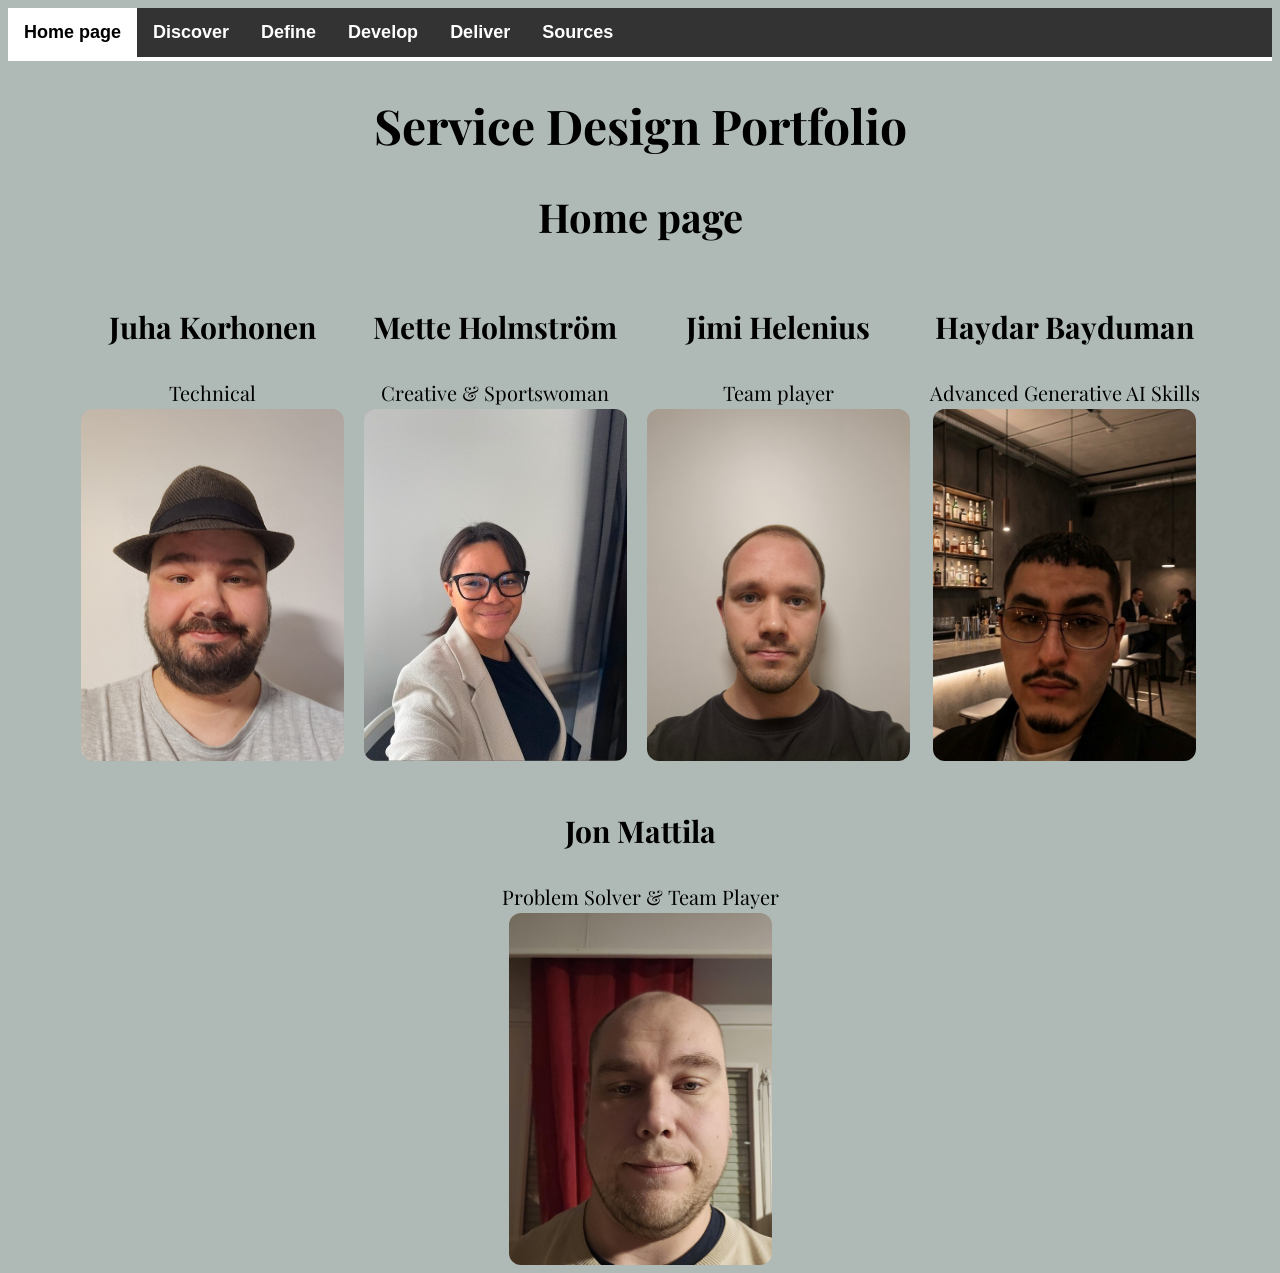
<file: index.html>
<!DOCTYPE html>
<html lang="en">
<head>
    <meta charset="UTF-8">
    <meta name="viewport" content="width=device-width, initial-scale=1.0">
    <title>Document</title>
    <link rel="stylesheet" href="styles.css">
    <link rel="preconnect" href="https://fonts.googleapis.com">
<link rel="preconnect" href="https://fonts.gstatic.com" crossorigin>
<link href="https://fonts.googleapis.com/css2?family=Playfair+Display:ital,wght@0,400..900;1,400..900&display=swap" rel="stylesheet">
</head>
<body>

<div class="header">
      <ul>
        <li><a class="active" href="index.html">Home page</a></li>
        <li><a href="discover.html">Discover</a></li>
        <li><a href="define.html">Define</a></li>
        <li><a href="develop.html">Develop</a></li>
        <li><a href="deliver.html">Deliver</a></li>
        <li><a href="sources.html">Sources</a></li>
        </ul>
    </div>

<h1>Service Design Portfolio</h1>

<h2>Home page</h2>

<div class="tiimi">
    <div class="henkilo">
        <h3>Juha Korhonen</h3>
        <p>Technical</p>
        <img class="face" src="img/juha.jpg" alt="Juha Korhonen">
    </div>

    <div class="henkilo">
        <h3>Mette Holmström</h3>
        <p>Creative & Sportswoman</p>
        <img class="face" src="img/mette.jpg" alt="Mette Holmström">
    </div>
        
    <div class="henkilo">
        <h3>Jimi Helenius</h3>
        <p>Team player</p>
        <img class="face" src="img/jimi.jpg" alt="Jimi Helenius">
    </div>

    <div class="henkilo">
        <h3>Haydar Bayduman</h3>
        <p>Advanced Generative AI Skills</p>
        <img class="face" src="img/Haydar.jpg" alt="Haydar Bayduman">
    </div>

    <div class="henkilo">
        <h3>Jon Mattila</h3>
        <p>Problem Solver & Team Player</p>
        <img class="face" src="img/kuva jon.jpg" alt="Jon Mattila">
    </div>
</div>
</body>
</html>
</file>
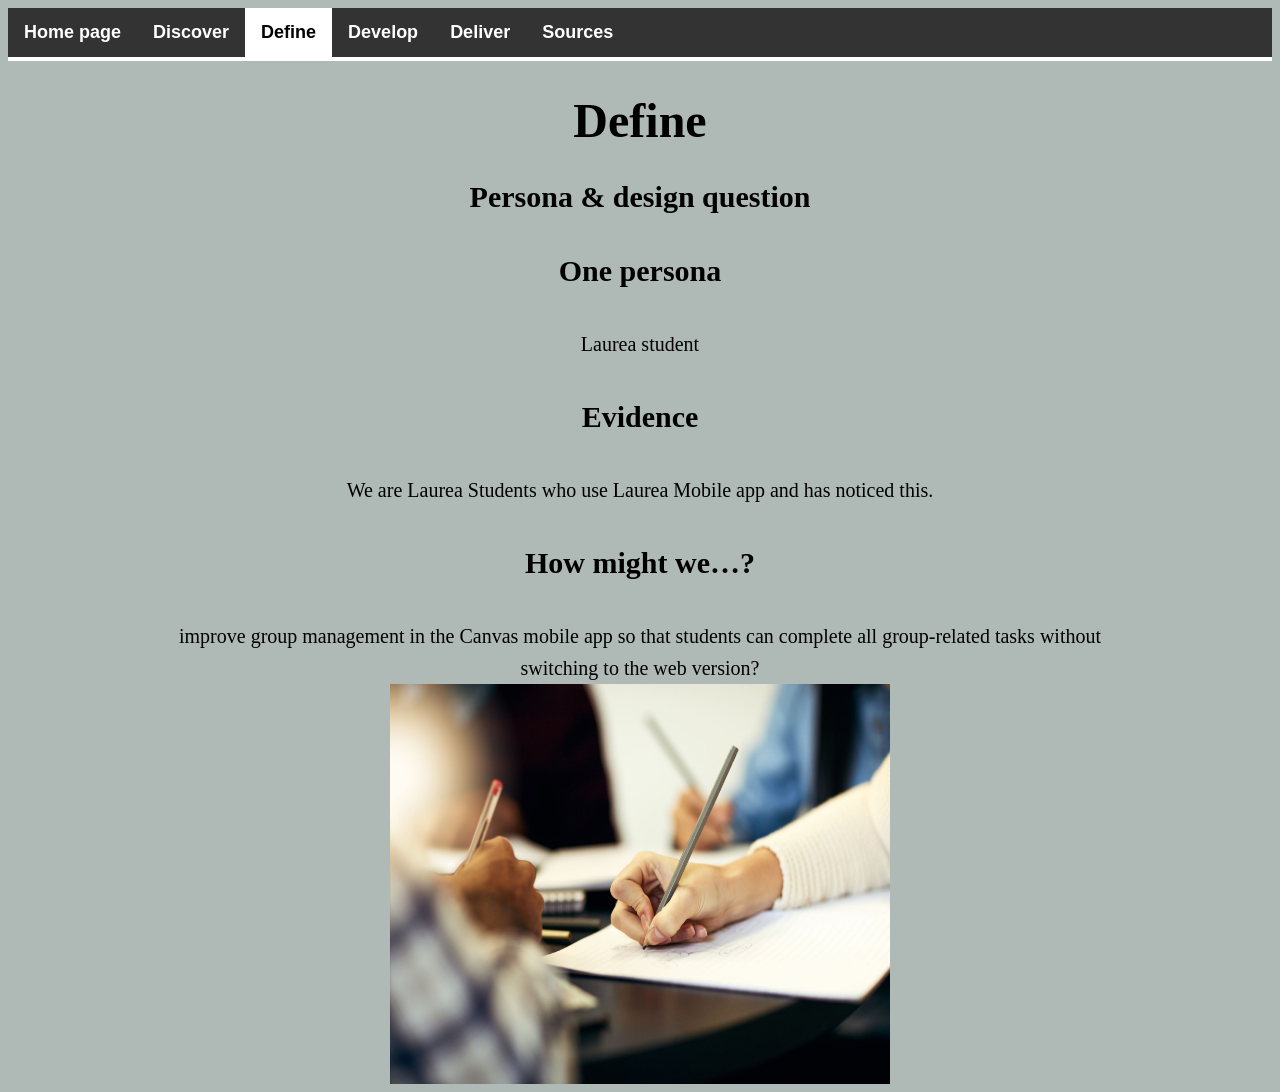
<file: define.html>
<!DOCTYPE html>
<html lang="en">
<head>
    <meta charset="UTF-8">
    <meta name="viewport" content="width=device-width, initial-scale=1.0">
    <title>Document</title>
    <link rel="stylesheet" href="styles.css">
</head>
<body>

<div class="header">
      <ul>
        <li><a href="index.html">Home page</a></li>
        <li><a href="discover.html">Discover</a></li>
        <li><a class="active" href="define.html">Define</a></li>
        <li><a href="develop.html">Develop</a></li>
        <li><a href="deliver.html">Deliver</a></li>
        <li><a href="sources.html">Sources</a></li>
        </ul>
    </div>

<h1>Define</h1>

<h3>Persona & design question</h3>

<h4>One persona</h4>
<p>Laurea student</p>

<h4>Evidence</h4>
<p>We are Laurea Students who use Laurea Mobile app and has noticed this.</p>

<h4>How might we…?</h4>
<p>improve group management in the Canvas mobile app so that students can complete all group-related tasks without switching to the web version?    
</p>

<div class="persona">

    <img src="img/persoonakuva.png" alt="Persona">

</div>

    
</body>
</html>
</file>
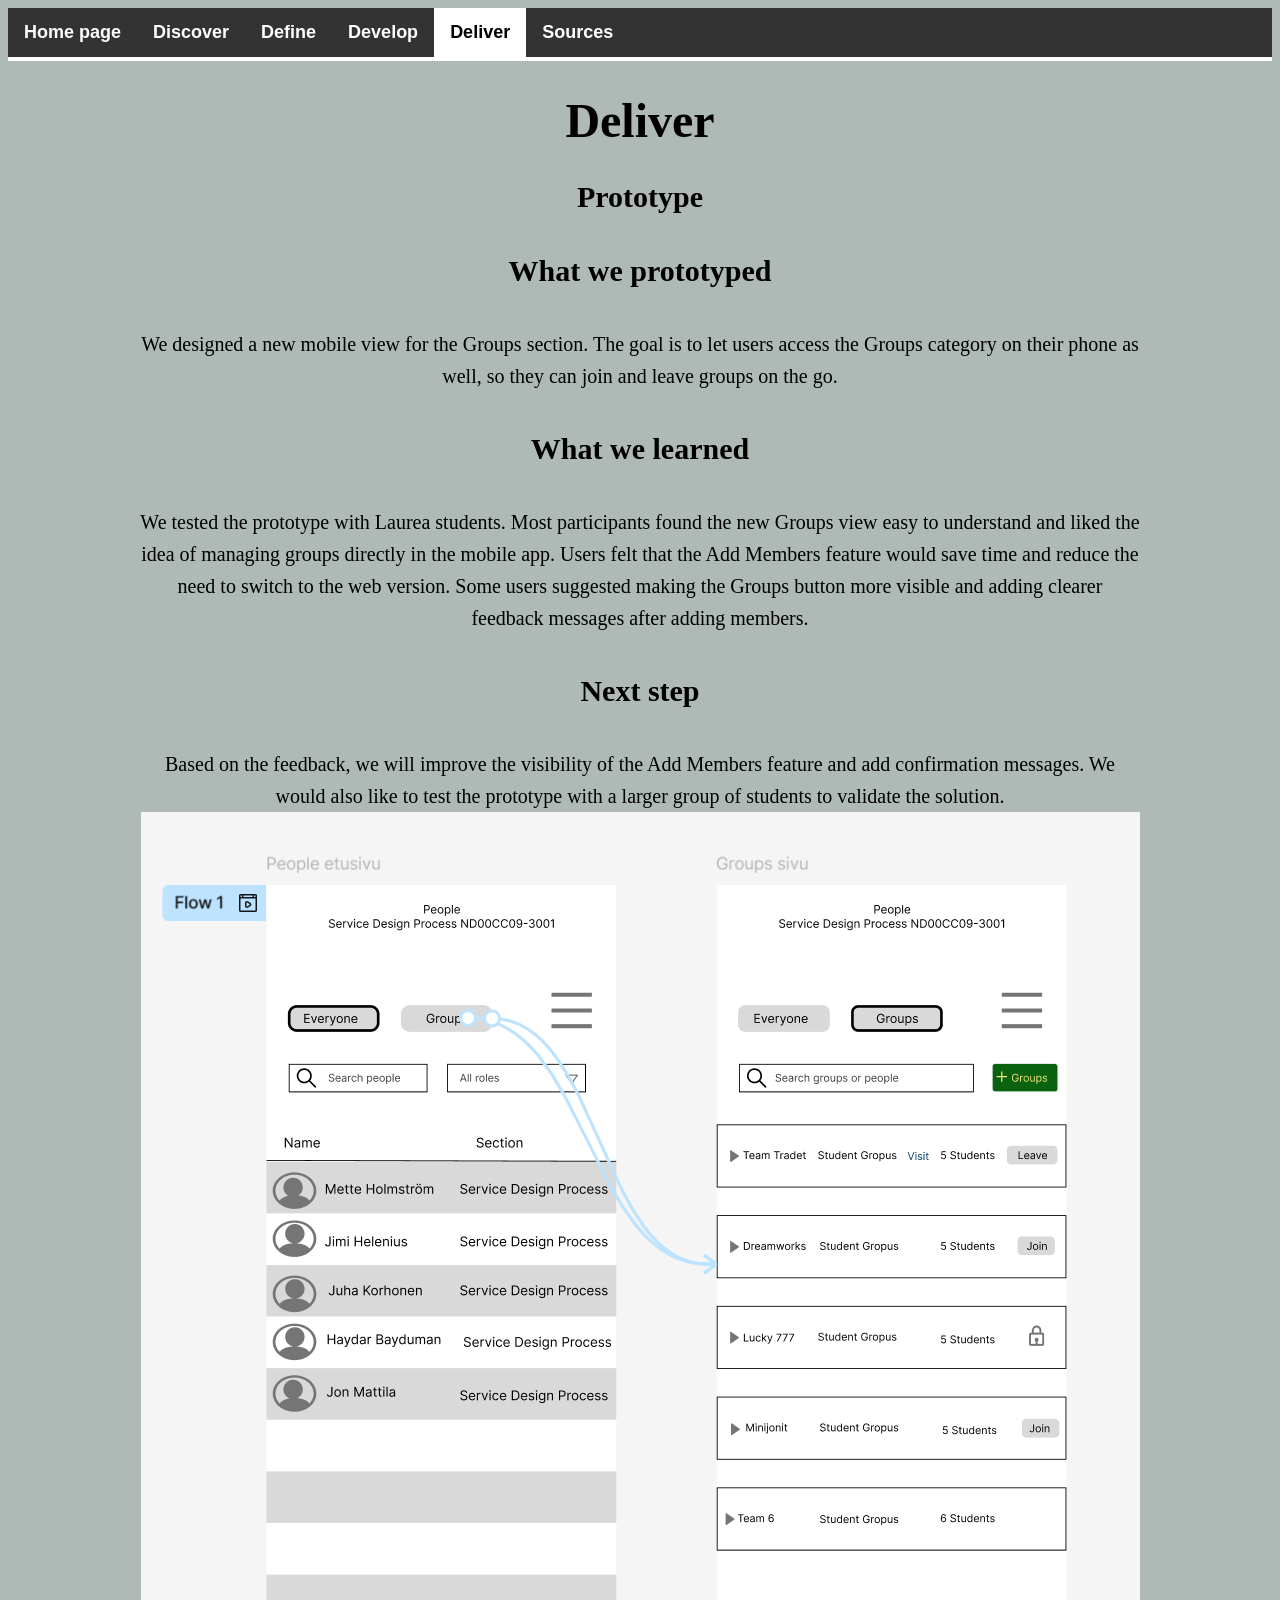
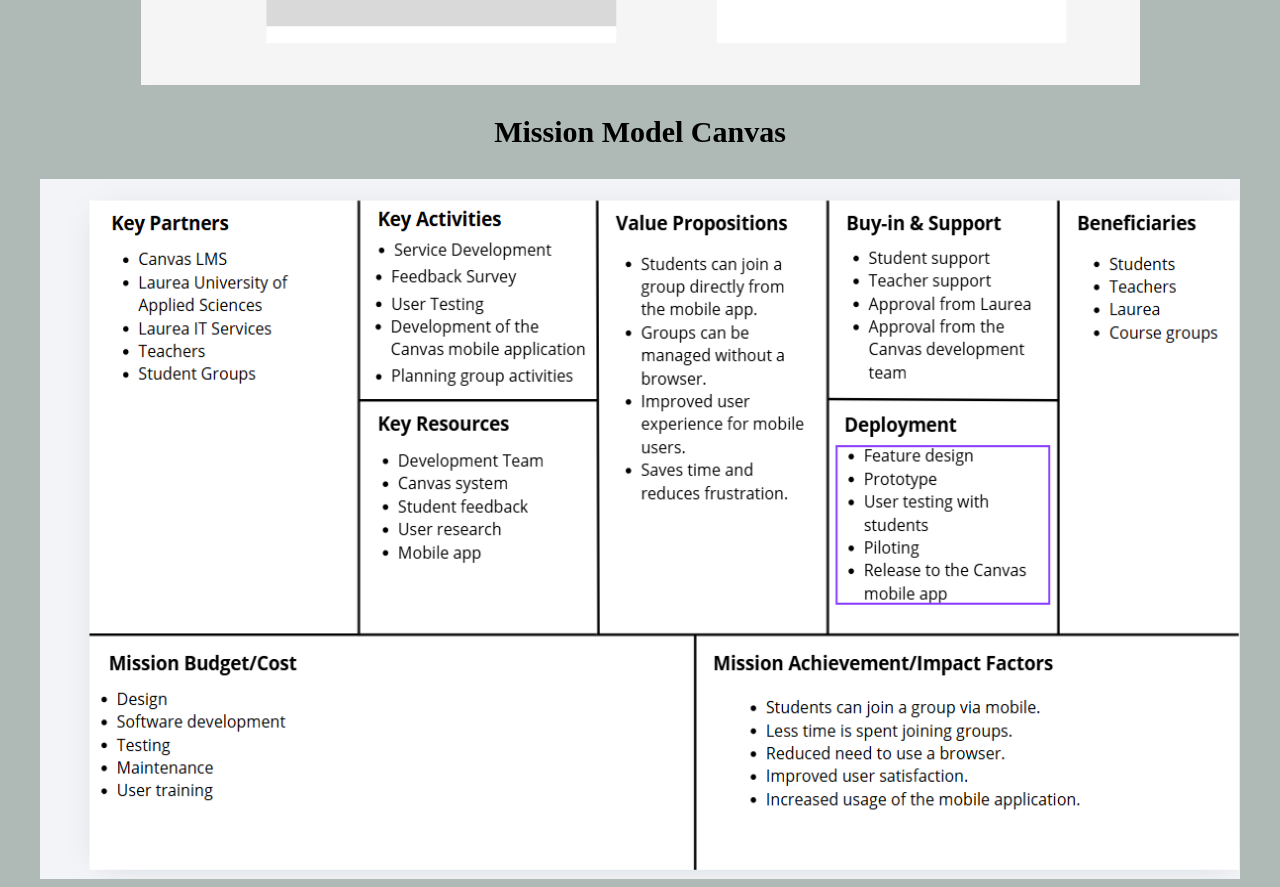
<file: deliver.html>
<!DOCTYPE html>
<html lang="en">
<head>
    <meta charset="UTF-8">
    <meta name="viewport" content="width=device-width, initial-scale=1.0">
    <title>Document</title>
    <link rel="stylesheet" href="styles.css">
</head>
<body>

<div class="header">
      <ul>
        <li><a href="index.html">Home page</a></li>
        <li><a href="discover.html">Discover</a></li>
        <li><a href="define.html">Define</a></li>
        <li><a href="develop.html">Develop</a></li>
        <li><a class="active" href="deliver.html">Deliver</a></li>
        <li><a href="sources.html">Sources</a></li>
        </ul>
    </div>

<h1>Deliver</h1>

<h3>Prototype</h3>

<h4>What we prototyped</h4>
<p>We designed a new mobile view for the Groups section. The goal is to let users access the Groups category on their phone as well, 
so they can join and leave groups on the go.
</p>

<h4>What we learned</h4>
<p>We tested the prototype with Laurea students. Most participants found the new Groups view easy to understand and liked the idea of managing groups directly in the mobile app. Users felt that the Add Members feature would save time and reduce the need to switch to the web version. Some users suggested making the Groups button more visible and adding clearer feedback messages after adding members.
</p>

<h4>Next step</h4>
<p>Based on the feedback, we will improve the visibility of the Add Members feature and add confirmation messages. We would also like to test the prototype with a larger group of students to validate the solution.</p>

<img src="img/prototype.png" alt="Prototype">

<h3>Mission Model Canvas</h3>

<div class="mission">

    <img src="img/mission_template.png" alt="Mission">

</div>


    
</body>
</html>
</file>
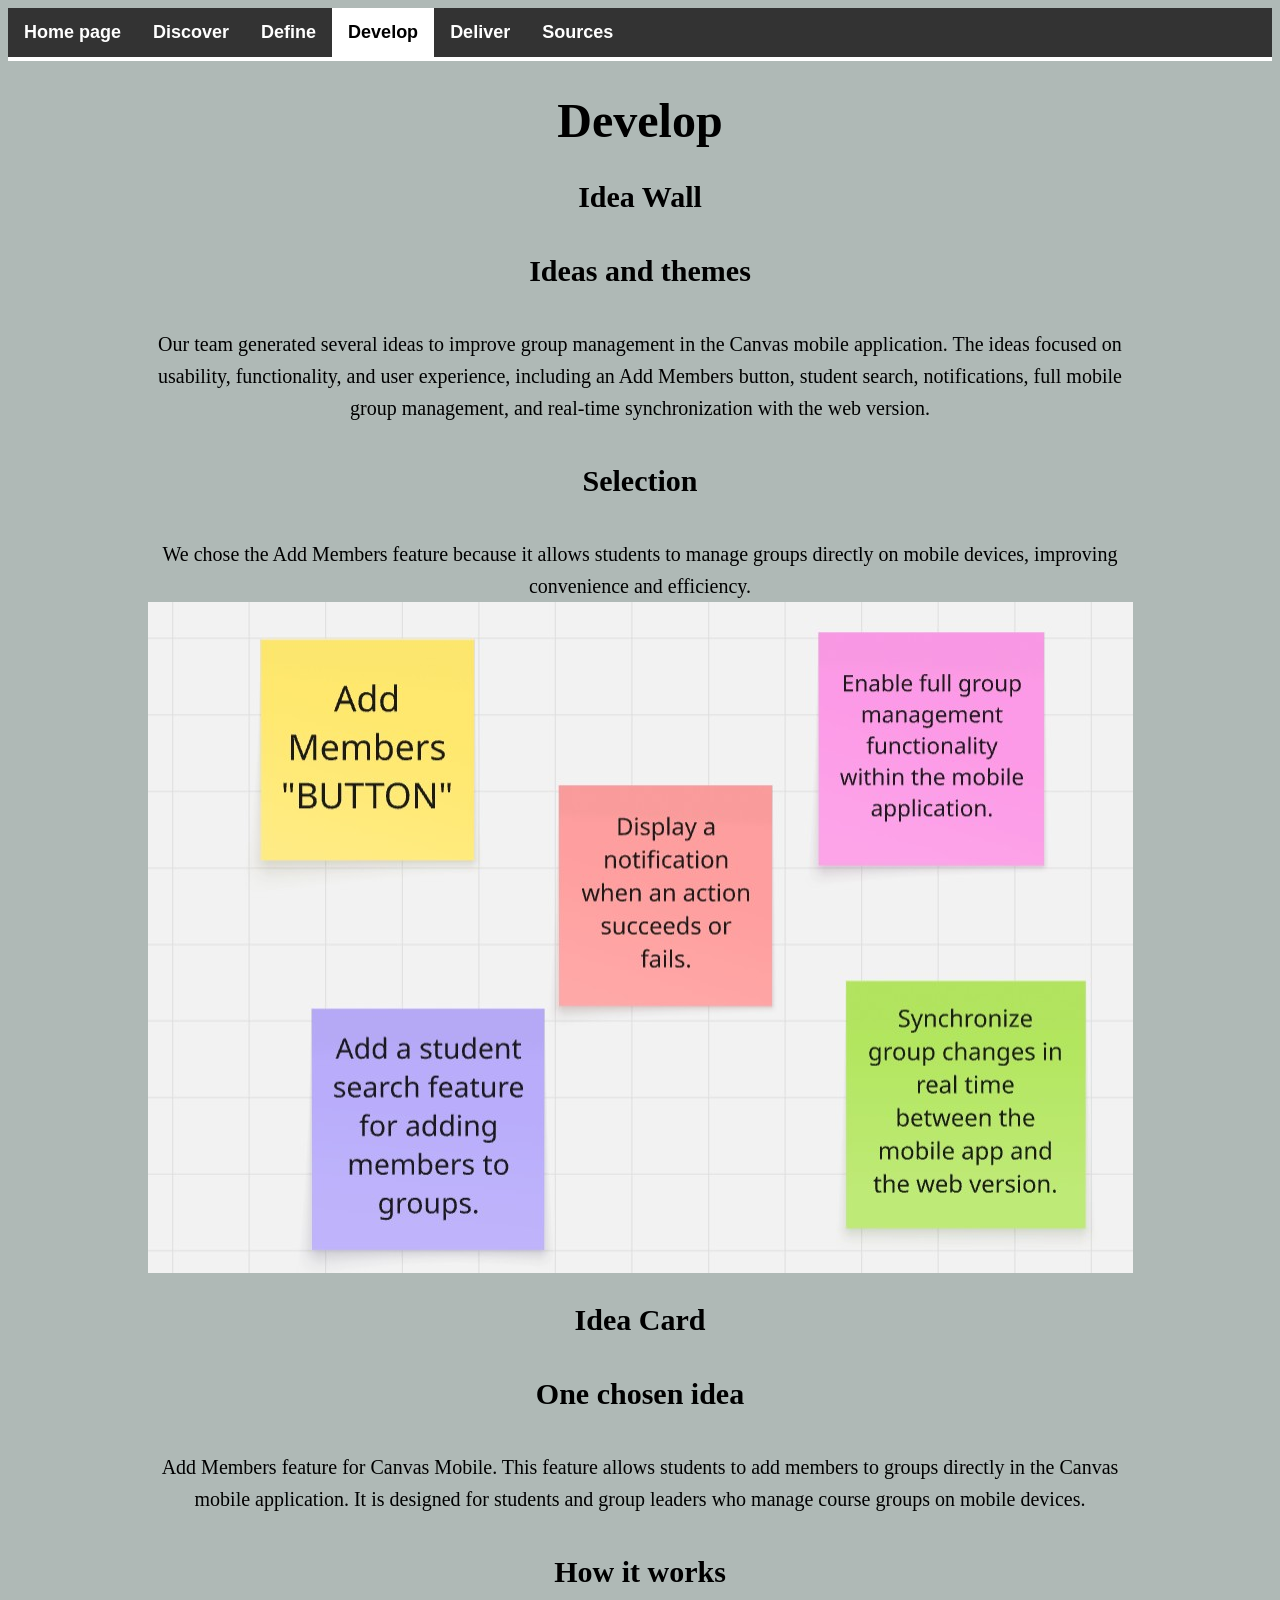
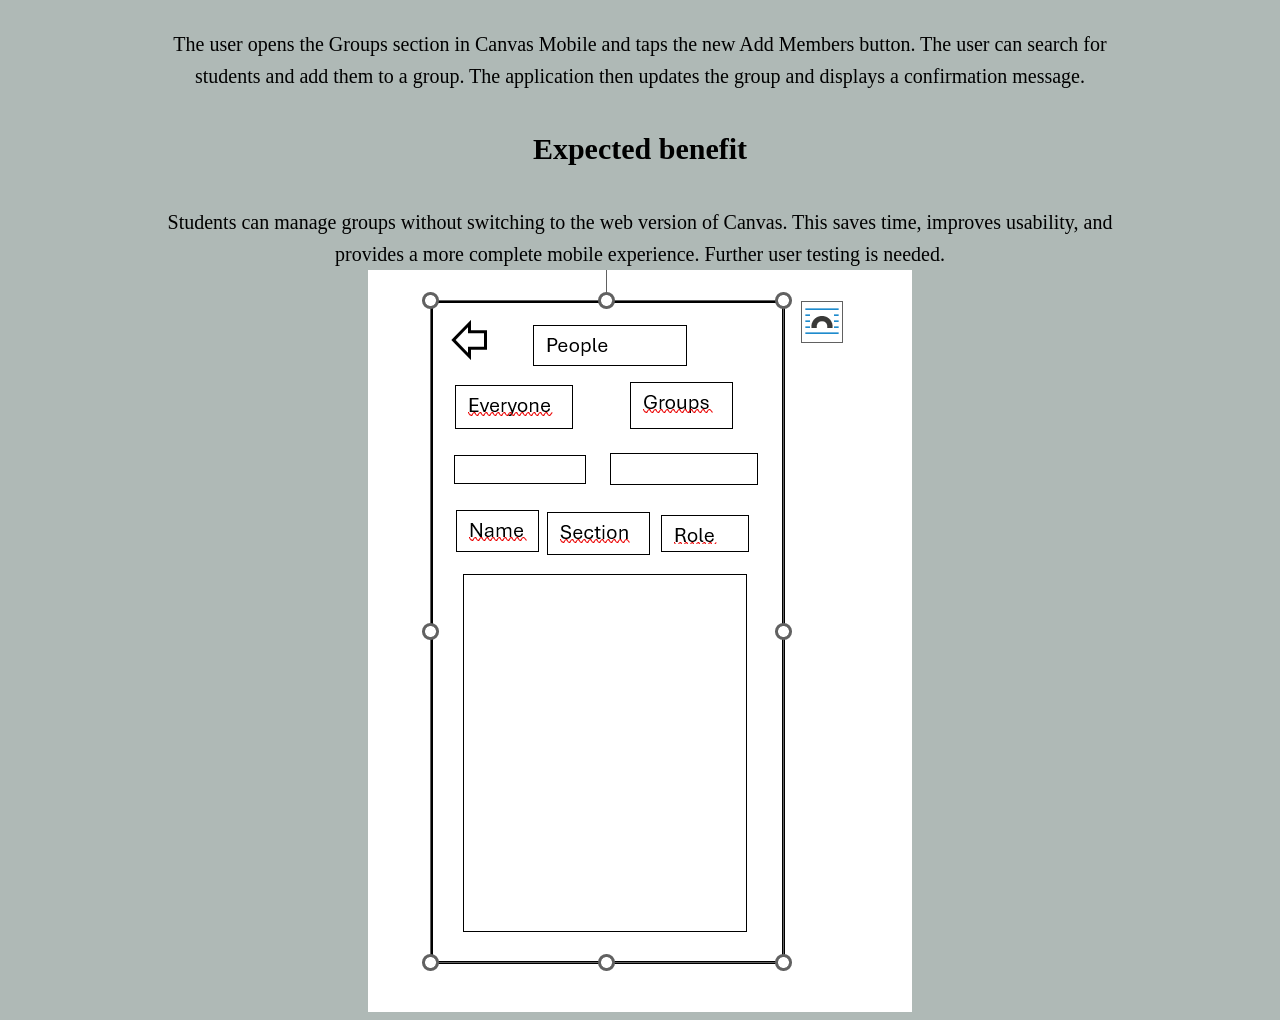
<file: develop.html>
<!DOCTYPE html>
<html lang="en">
<head>
    <meta charset="UTF-8">
    <meta name="viewport" content="width=device-width, initial-scale=1.0">
    <title>Document</title>
    <link rel="stylesheet" href="styles.css">
</head>
<body>

<div class="header">
      <ul>
        <li><a href="index.html">Home page</a></li>
        <li><a href="discover.html">Discover</a></li>
        <li><a href="define.html">Define</a></li>
        <li><a class="active" href="develop.html">Develop</a></li>
        <li><a href="deliver.html">Deliver</a></li>
        <li><a href="sources.html">Sources</a></li>
        </ul>
    </div>

<h1>Develop</h1>

<h3>Idea Wall</h3>

<h4>Ideas and themes</h4>
<p>Our team generated several ideas to improve group management in the Canvas mobile application. 
The ideas focused on usability, functionality, and user experience, including an Add Members button, 
student search, notifications, full mobile group management, and real-time synchronization with the web version.</p>

<h4>Selection</h4>
<p>We chose the Add Members feature because it allows students to manage groups directly on mobile devices, improving convenience and efficiency.
</p>

<img src="img/IdeaWall.jpg" alt="Idea Wall">

<h3>Idea Card</h3>

<h4>One chosen idea</h4>
<p>Add Members feature for Canvas Mobile. This feature allows students to add members to groups directly in the Canvas mobile application. 
It is designed for students and group leaders who manage course groups on mobile devices.
</p>

<h4>How it works</h4>
<p>The user opens the Groups section in Canvas Mobile and taps the new Add Members button. 
The user can search for students and add them to a group. The application then updates the group and displays a confirmation message.
</p>

<h4>Expected benefit</h4>
<p>Students can manage groups without switching to the web version of Canvas. This saves time, improves usability, 
and provides a more complete mobile experience. Further user testing is needed.
</p>

<img src="img/sketch.jpg" alt="Sketch">

</body>
</html>
</file>
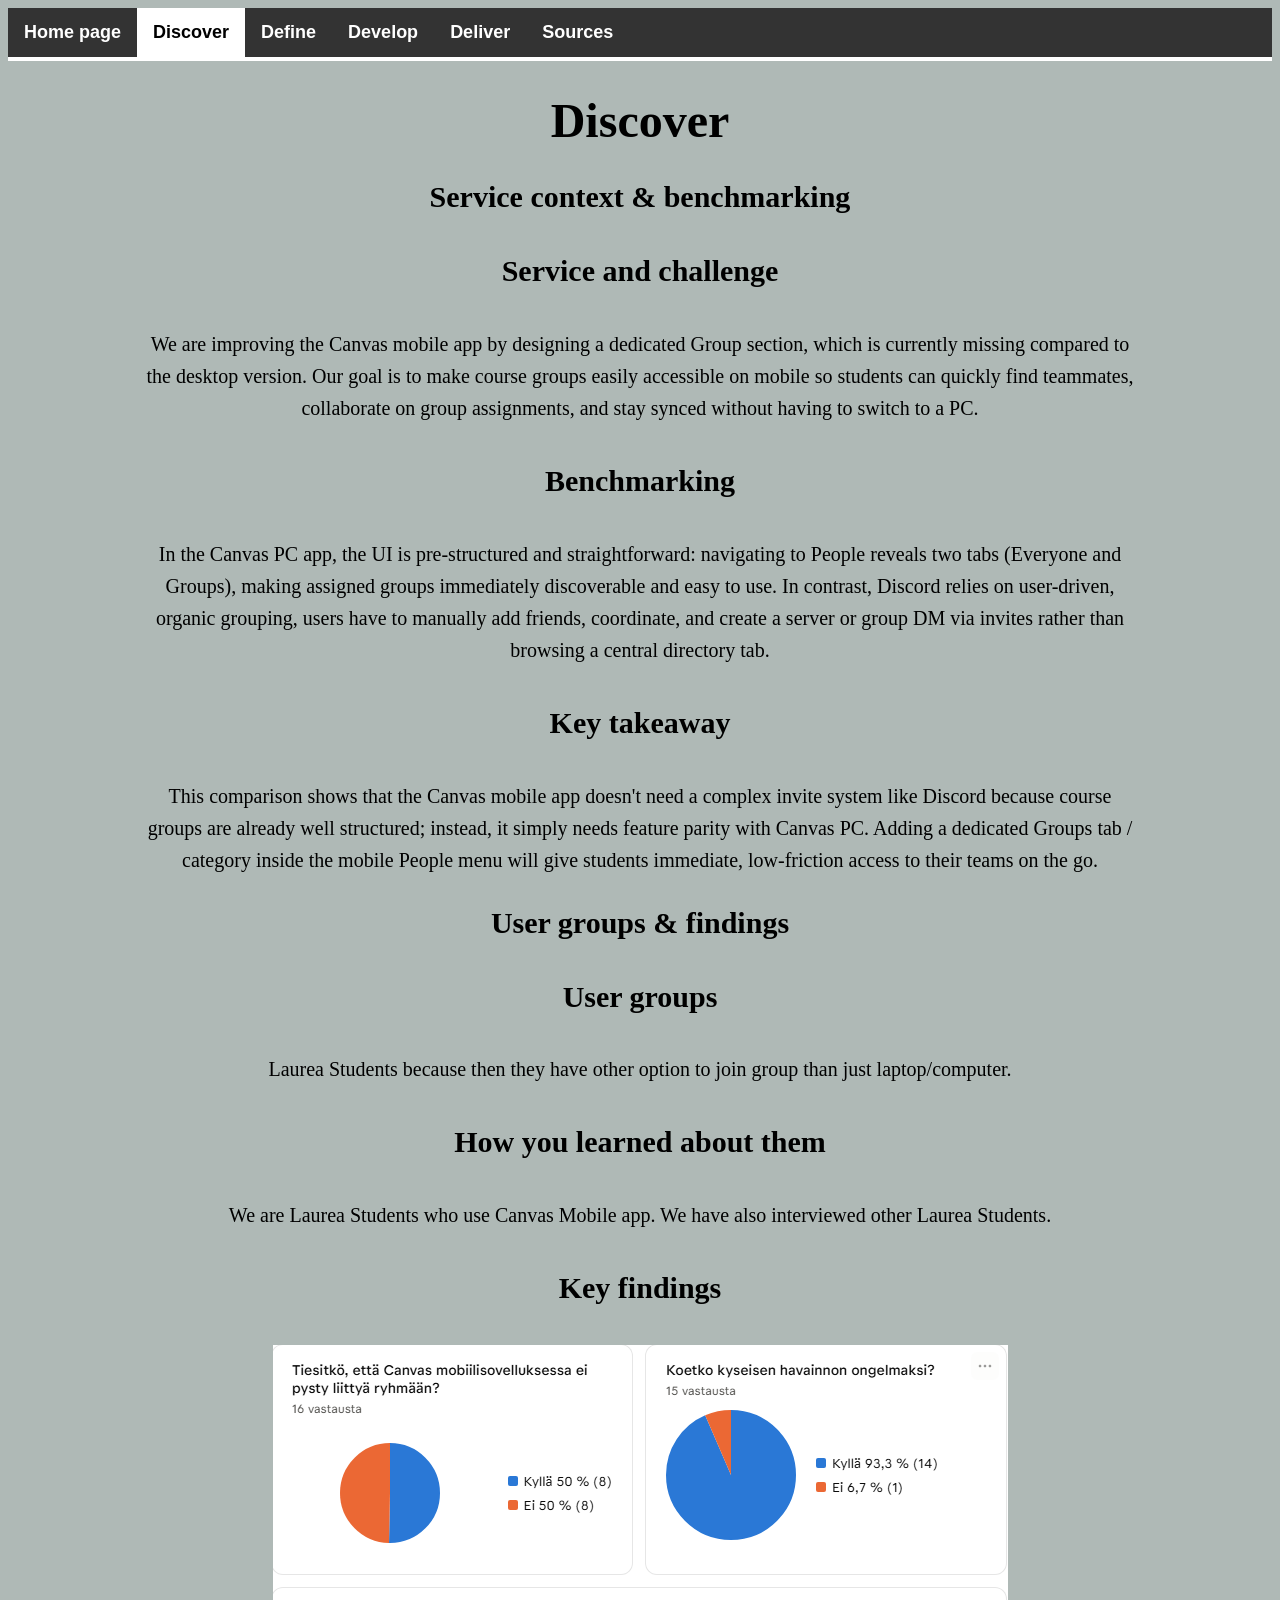
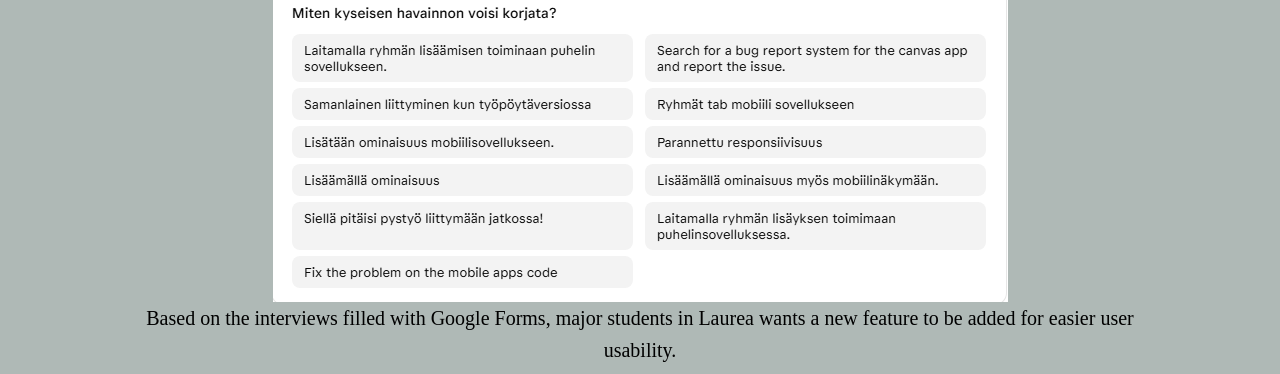
<file: discover.html>
<!DOCTYPE html>
<html lang="en">
<head>
    <meta charset="UTF-8">
    <meta name="viewport" content="width=device-width, initial-scale=1.0">
    <title>Document</title>
    <link rel="stylesheet" href="styles.css">
</head>
<body>

<div class="header">
      <ul>
        <li><a href="index.html">Home page</a></li>
        <li><a class="active" href="discover.html">Discover</a></li>
        <li><a href="define.html">Define</a></li>
        <li><a href="develop.html">Develop</a></li>
        <li><a href="deliver.html">Deliver</a></li>
        <li><a href="sources.html">Sources</a></li>
        </ul>
    </div>

<h1>Discover</h1>

<h3>Service context & benchmarking</h3>

<h4>Service and challenge</h4>
<p>We are improving the Canvas mobile app by designing a dedicated Group section, which is currently missing compared to the desktop version. 
Our goal is to make course groups easily accessible on mobile so students can quickly find teammates, collaborate on group assignments, 
and stay synced without having to switch to a PC.
</p>

<h4>Benchmarking</h4>
<p>In the Canvas PC app, the UI is pre-structured and straightforward: navigating to People reveals two tabs (Everyone and Groups), 
making assigned groups immediately discoverable and easy to use. In contrast, Discord relies on user-driven, organic grouping, 
users have to manually add friends, coordinate, and create a server or group DM via invites rather than browsing a central directory tab.
</p>

<h4>Key takeaway</h4>
<p>This comparison shows that the Canvas mobile app doesn't need a complex invite system like Discord because course groups are already well 
structured; instead, it simply needs feature parity with Canvas PC. Adding a dedicated Groups tab / category inside the mobile People menu will 
give students immediate, low-friction access to their teams on the go.
</p>

<h3>User groups & findings</h3>

<h4>User groups</h4>
<p>Laurea Students because then they have other option to join group than just laptop/computer.</p>

<h4>How you learned about them</h4>
<p>We are Laurea Students who use Canvas Mobile app. We have also interviewed other Laurea Students.</p>

<h4>Key findings</h4>
<img src="img/kyselylomake1.png" alt="Kyselylomake Feedback Google Forms">
<p>Based on the interviews filled with Google Forms, major students in Laurea wants a new feature to be added for easier user usability.</p>

</body>
</html>
</file>
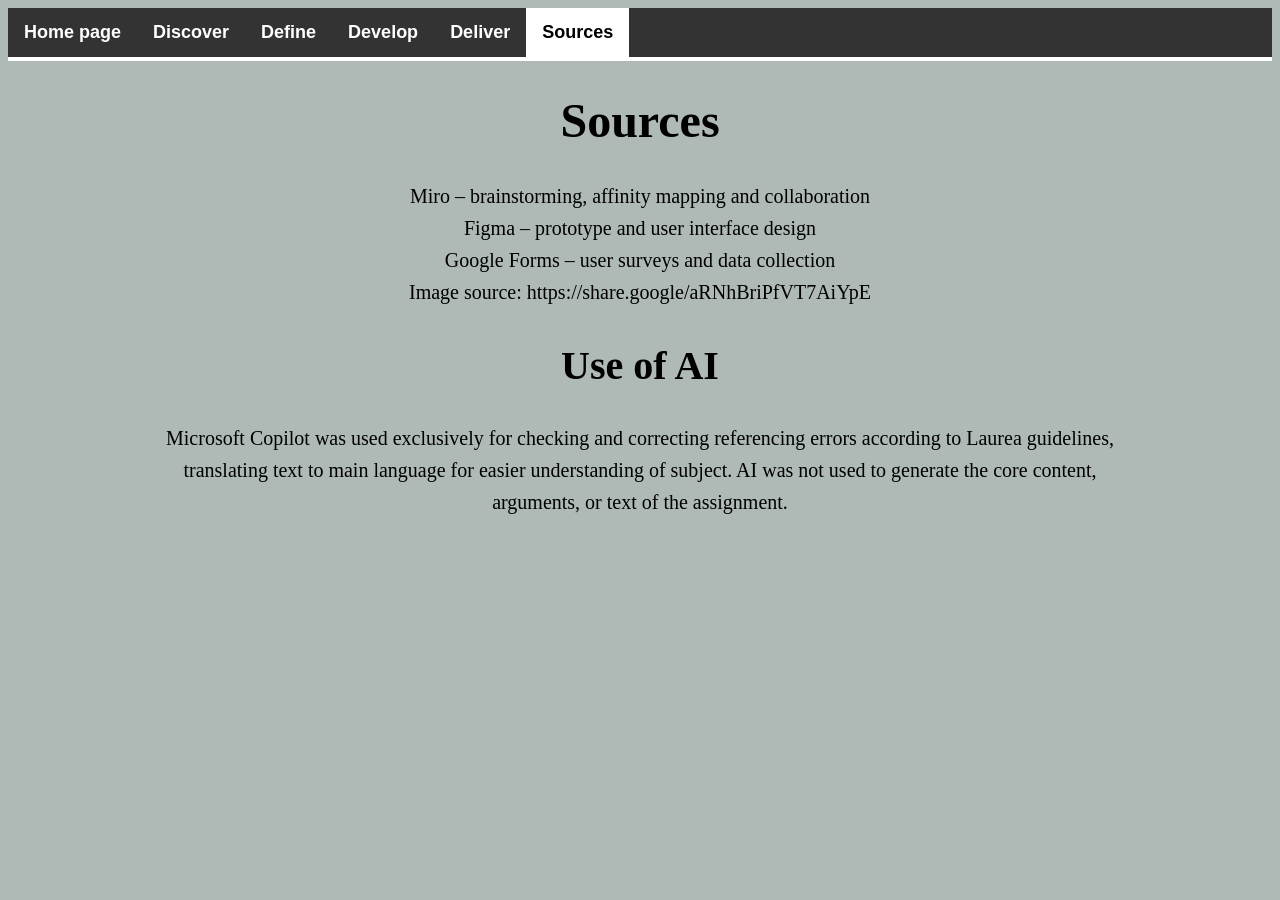
<file: sources.html>
<!DOCTYPE html>
<html lang="en">
<head>
    <meta charset="UTF-8">
    <meta name="viewport" content="width=device-width, initial-scale=1.0">
    <title>Document</title>
    <link rel="stylesheet" href="styles.css">
</head>
<body>

<div class="header">
      <ul>
        <li><a href="index.html">Home page</a></li>
        <li><a href="discover.html">Discover</a></li>
        <li><a href="define.html">Define</a></li>
        <li><a href="develop.html">Develop</a></li>
        <li><a href="deliver.html">Deliver</a></li>
        <li><a class="active" href="sources.html">Sources</a></li>
        </ul>
    </div>

<h1>Sources</h1>

<p>Miro – brainstorming, affinity mapping and collaboration</p>
<p>Figma – prototype and user interface design</p>
<p>Google Forms – user surveys and data collection</p>
<p>Image source: https://share.google/aRNhBriPfVT7AiYpE</p>


<h2>Use of AI</h2>

<p>Microsoft Copilot was used exclusively for checking and correcting referencing errors according to Laurea guidelines, translating text to main language for easier understanding of subject. AI was not used to generate the core content, arguments, or text of the assignment.</p>

</body>
</html>
</file>
<file: styles.css>
body {
  background-color: rgb(175, 185, 182);
}

.face {
  width: 263px;
  height: 352px;
  object-fit: cover;
  border-radius: 12px;
}

.tiimi {
  display: flex;
  flex-wrap: wrap;
  gap: 20px;
}

ul {
  list-style-type: none;
  margin: 0;
  padding: 0;
  overflow: hidden;
  background-color: #333333;
  border-bottom: white 4px solid;
}

ul li {
  float: left;
}

ul li a {
  display: block;
  color: white;
  text-align: center;
  padding: 14px 16px;
  text-decoration: none;
  font-size: large;
  font-weight: bold;
  font-family: Arial, Helvetica, sans-serif;
}

ul li a.active {
  background-color: white;
  color: black;
}

ul li a:hover {
  background-color: purple;
}


.persona img {
  width: 500px;
  height: 400px;

}

.mission img {
  width: 1200px;
  height: 700px;
}

h1 {
    font-size: 48px;
    text-align: center;
    font-family: 'Playfair Display', serif;

}

.tiimi {
    display: flex;
    justify-content: center;
    gap: 20px;
    margin: 0 auto;
}

h2 {
    font-size: 40px;
    text-align: center;
    font-family: 'Playfair Display', serif;
}

p {
    font-size: 20px;
    text-align: center;
    font-family: 'Playfair Display', serif;
        max-width: 1000px;
    margin: 0 auto;
    text-align: center;
    line-height: 1.6;
}

h4 {
    font-size: 30px;
    text-align: center;
    font-family: 'Playfair Display', serif;
}

h3 {
    font-size: 30px;
    text-align: center;
    font-family: 'Playfair Display', serif;
}

img {
    display: block;
    margin: 0 auto;
}
</file>
